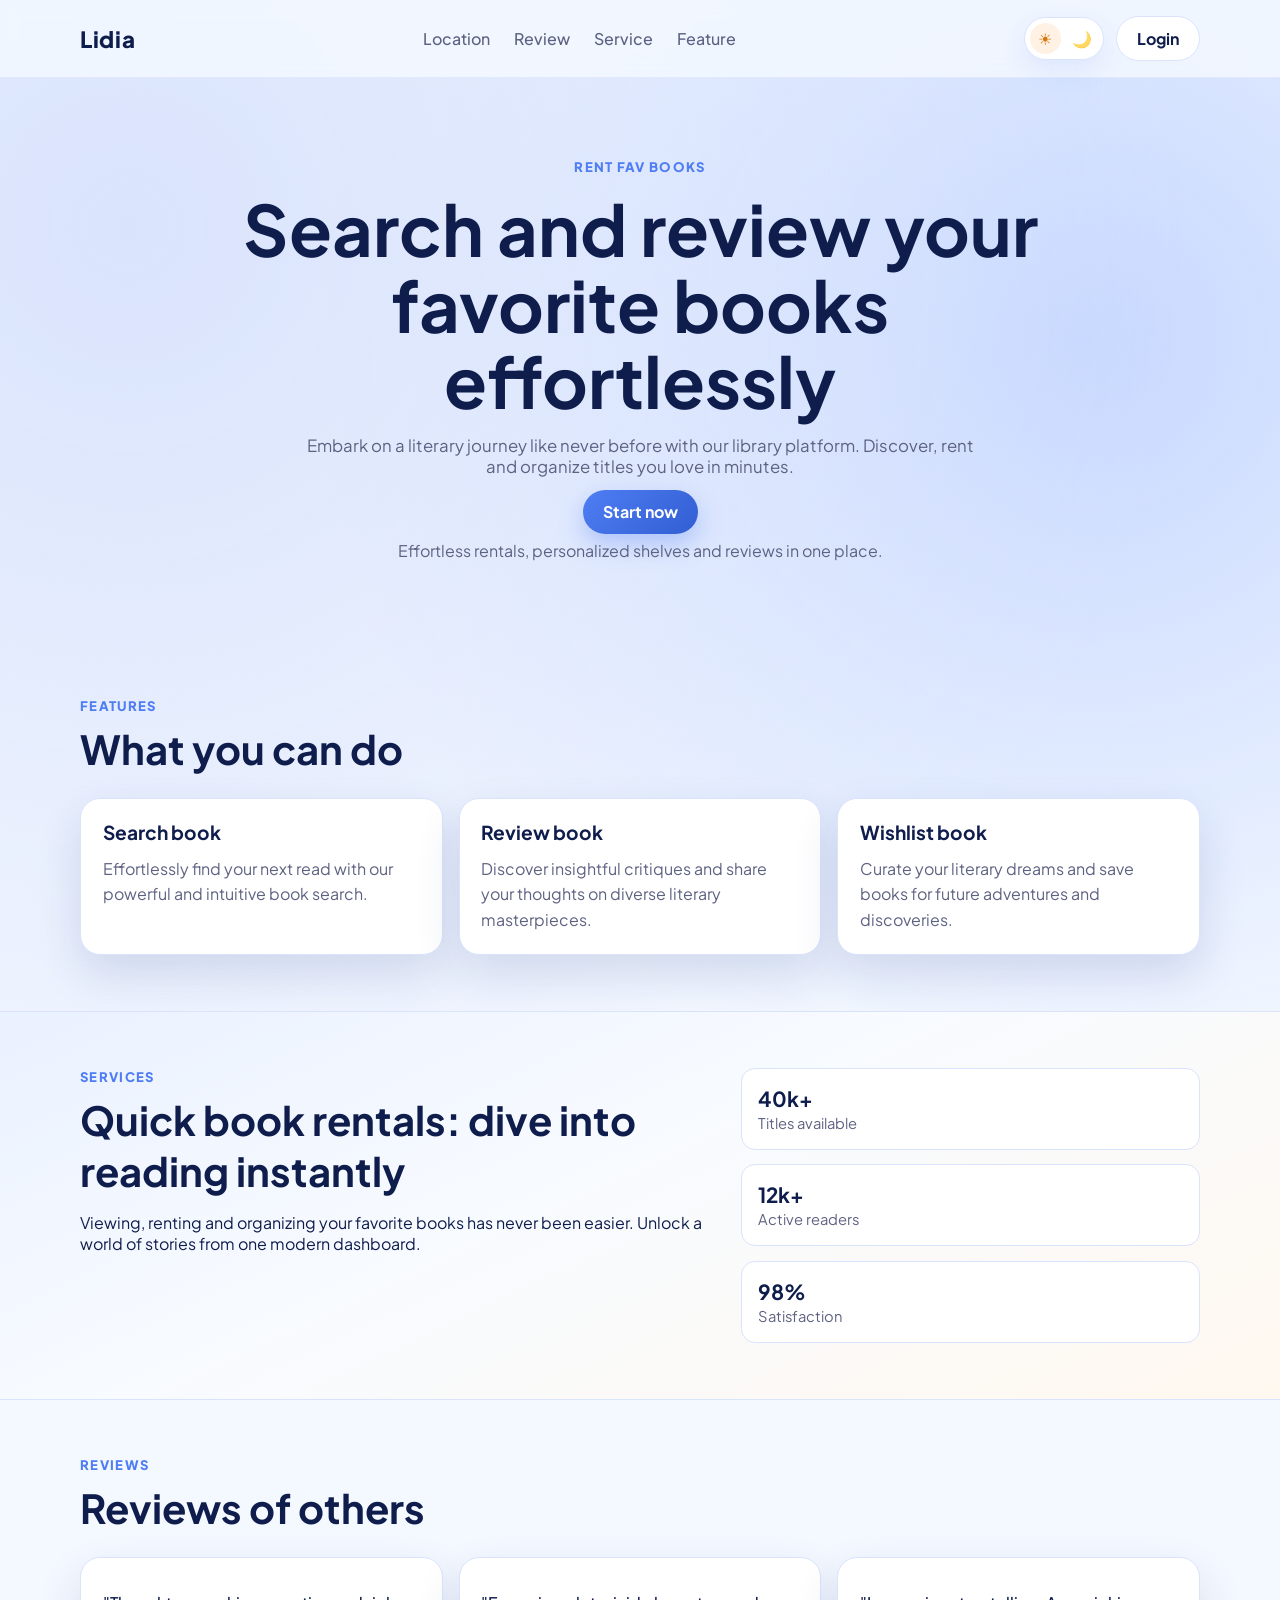
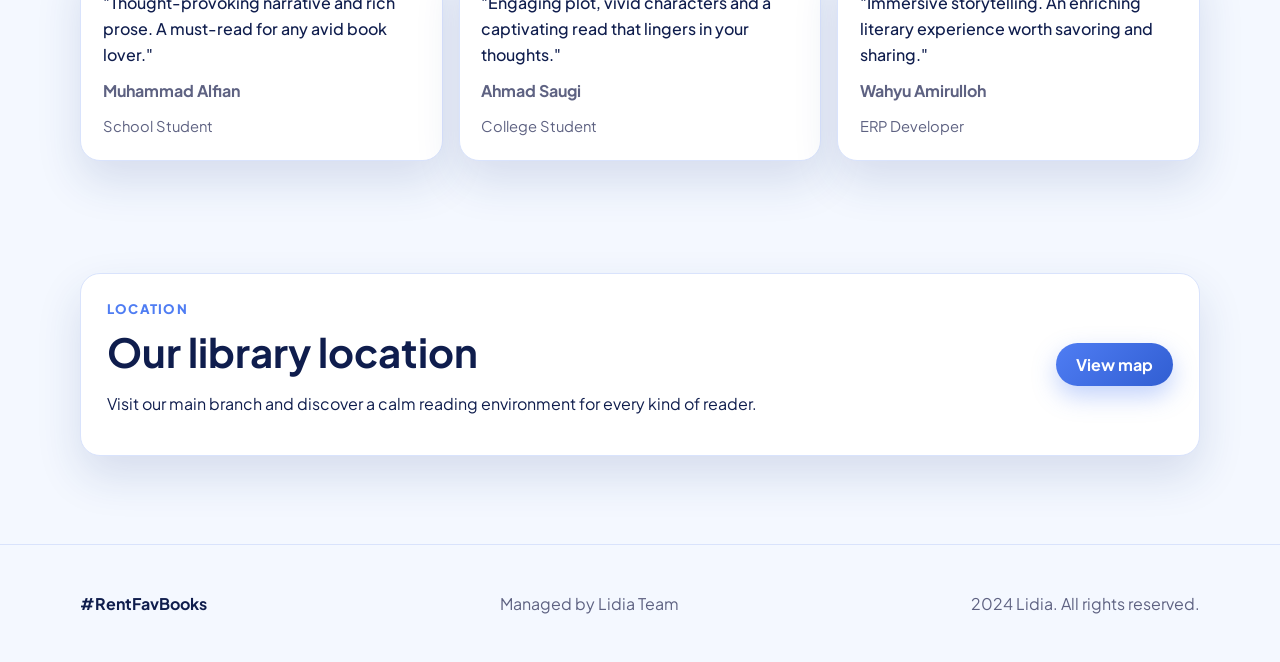
<file: index.html>
<!DOCTYPE html>
<html lang="en">
<head>
  <meta charset="UTF-8" />
  <meta name="viewport" content="width=device-width, initial-scale=1.0" />
  <title>Lidia | Digital Library Landing Page</title>
  <link rel="preconnect" href="https://fonts.googleapis.com" />
  <link rel="preconnect" href="https://fonts.gstatic.com" crossorigin />
  <link href="https://fonts.googleapis.com/css2?family=Plus+Jakarta+Sans:wght@400;500;700;800&display=swap" rel="stylesheet" />
  <link rel="stylesheet" href="styles.css" />
</head>
<body>
  <div class="bg-orb orb-left" aria-hidden="true"></div>
  <div class="bg-orb orb-right" aria-hidden="true"></div>

  <header class="site-header">
    <div class="container nav-wrap">
      <a class="logo" href="#">Lidia</a>
      <nav class="top-nav" aria-label="Main Navigation">
        <a href="#location">Location</a>
        <a href="#reviews">Review</a>
        <a href="#services">Service</a>
        <a href="#features">Feature</a>
      </nav>
      <div class="nav-actions">
        <button class="theme-toggle" id="theme-toggle" type="button" aria-label="Toggle dark mode" aria-pressed="false">
          <span class="theme-toggle__icon theme-toggle__icon--sun" aria-hidden="true">☀</span>
          <span class="theme-toggle__icon theme-toggle__icon--moon" aria-hidden="true">🌙</span>
        </button>
        <button class="btn btn-outline" type="button">Login</button>
      </div>
    </div>
  </header>

  <main>
    <section class="hero container reveal">
      <p class="eyebrow">RENT FAV BOOKS</p>
      <h1>Search and review your favorite books effortlessly</h1>
      <p class="lead">
        Embark on a literary journey like never before with our library platform.
        Discover, rent and organize titles you love in minutes.
      </p>
      <a class="btn btn-primary" href="#features">Start now</a>
      <p class="hero-note">Effortless rentals, personalized shelves and reviews in one place.</p>
    </section>

    <section id="features" class="section container reveal">
      <div class="section-title-wrap">
        <p class="eyebrow">FEATURES</p>
        <h2>What you can do</h2>
      </div>
      <div class="grid cards-3">
        <article class="card">
          <h3>Search book</h3>
          <p>Effortlessly find your next read with our powerful and intuitive book search.</p>
        </article>
        <article class="card">
          <h3>Review book</h3>
          <p>Discover insightful critiques and share your thoughts on diverse literary masterpieces.</p>
        </article>
        <article class="card">
          <h3>Wishlist book</h3>
          <p>Curate your literary dreams and save books for future adventures and discoveries.</p>
        </article>
      </div>
    </section>

    <section id="services" class="section service-band reveal">
      <div class="container service-inner">
        <div>
          <p class="eyebrow">SERVICES</p>
          <h2>Quick book rentals: dive into reading instantly</h2>
          <p>
            Viewing, renting and organizing your favorite books has never been easier.
            Unlock a world of stories from one modern dashboard.
          </p>
        </div>
        <div class="mini-stats">
          <div>
            <strong>40k+</strong>
            <span>Titles available</span>
          </div>
          <div>
            <strong>12k+</strong>
            <span>Active readers</span>
          </div>
          <div>
            <strong>98%</strong>
            <span>Satisfaction</span>
          </div>
        </div>
      </div>
    </section>

    <section id="reviews" class="section container reveal">
      <div class="section-title-wrap">
        <p class="eyebrow">REVIEWS</p>
        <h2>Reviews of others</h2>
      </div>
      <div class="grid cards-3 reviews">
        <article class="card review-card">
          <p class="quote">"Thought-provoking narrative and rich prose. A must-read for any avid book lover."</p>
          <p class="reviewer">Muhammad Alfian</p>
          <p class="role">School Student</p>
        </article>
        <article class="card review-card">
          <p class="quote">"Engaging plot, vivid characters and a captivating read that lingers in your thoughts."</p>
          <p class="reviewer">Ahmad Saugi</p>
          <p class="role">College Student</p>
        </article>
        <article class="card review-card">
          <p class="quote">"Immersive storytelling. An enriching literary experience worth savoring and sharing."</p>
          <p class="reviewer">Wahyu Amirulloh</p>
          <p class="role">ERP Developer</p>
        </article>
      </div>
    </section>

    <section id="location" class="section container reveal">
      <div class="location-card">
        <div>
          <p class="eyebrow">LOCATION</p>
          <h2>Our library location</h2>
          <p>Visit our main branch and discover a calm reading environment for every kind of reader.</p>
        </div>
        <a class="btn btn-primary" href="#">View map</a>
      </div>
    </section>
  </main>

  <footer class="site-footer">
    <div class="container footer-inner">
      <p class="hash">#RentFavBooks</p>
      <p>Managed by Lidia Team</p>
      <p>2024 Lidia. All rights reserved.</p>
    </div>
  </footer>

  <script src="script.js"></script>
</body>
</html>
</file>
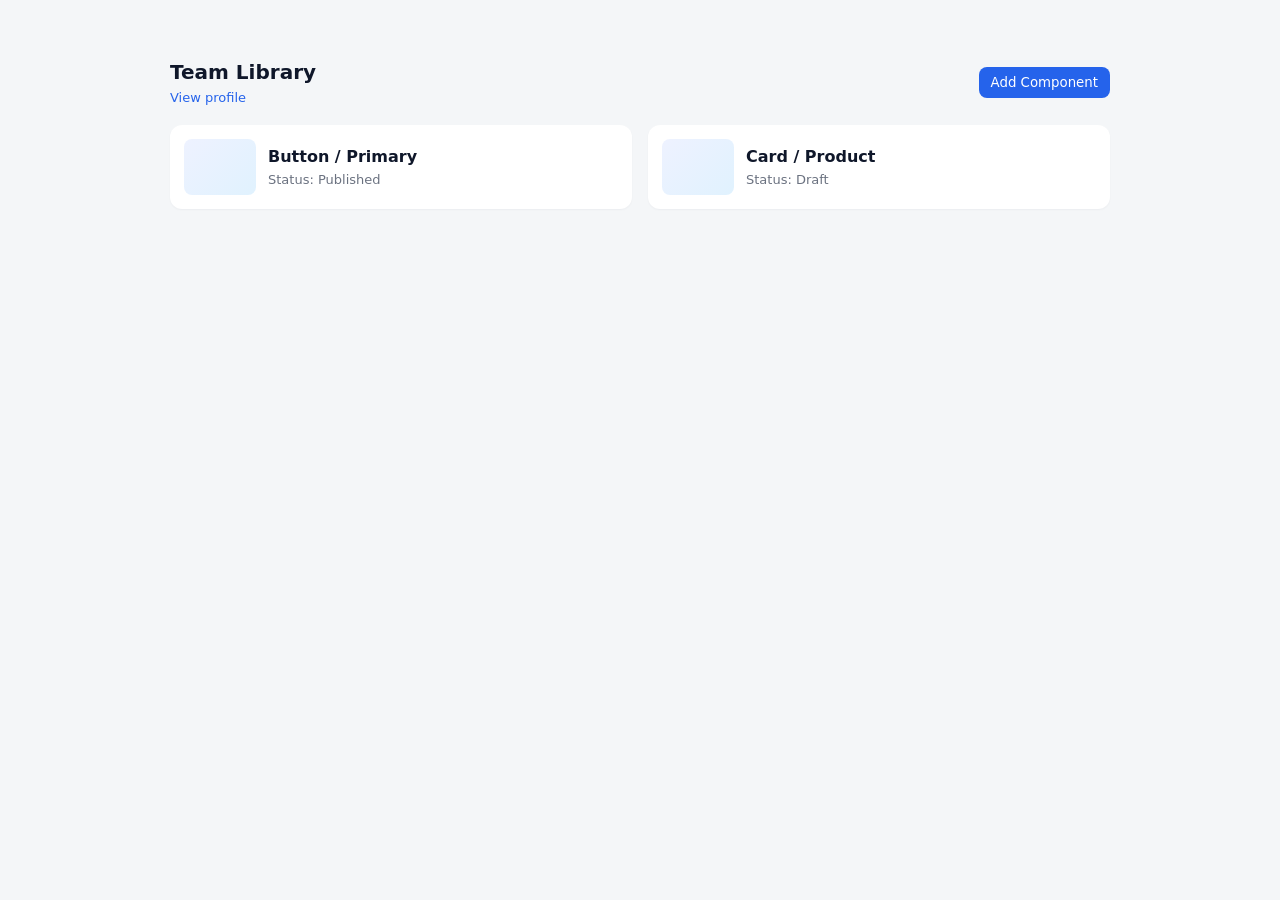
<file: web/AT1/index.html>
<!doctype html>
<html lang="en">
  <head>
    <meta charset="utf-8" />
    <meta name="viewport" content="width=device-width,initial-scale=1" />
    <title>AT-1 — Manual Creation (Screen)</title>
    <link rel="stylesheet" href="styles.css">
  </head>
  <body>
    <div class="container">
      <header class="topbar">
        <div>
          <h1 class="title">Team Library</h1>
          <p class="page-link"><a href="../profile/index.html">View profile</a></p>
        </div>
        <div class="actions">
          <button class="btn primary">Add Component</button>
        </div>
      </header>

      <section class="cards">
        <article class="card">
          <div class="thumbnail"></div>
          <div class="meta">
            <h2>Button / Primary</h2>
            <p class="muted">Status: Published</p>
          </div>
        </article>

        <article class="card">
          <div class="thumbnail"></div>
          <div class="meta">
            <h2>Card / Product</h2>
            <p class="muted">Status: Draft</p>
          </div>
        </article>
      </section>
    </div>
  </body>
</html>
</file>
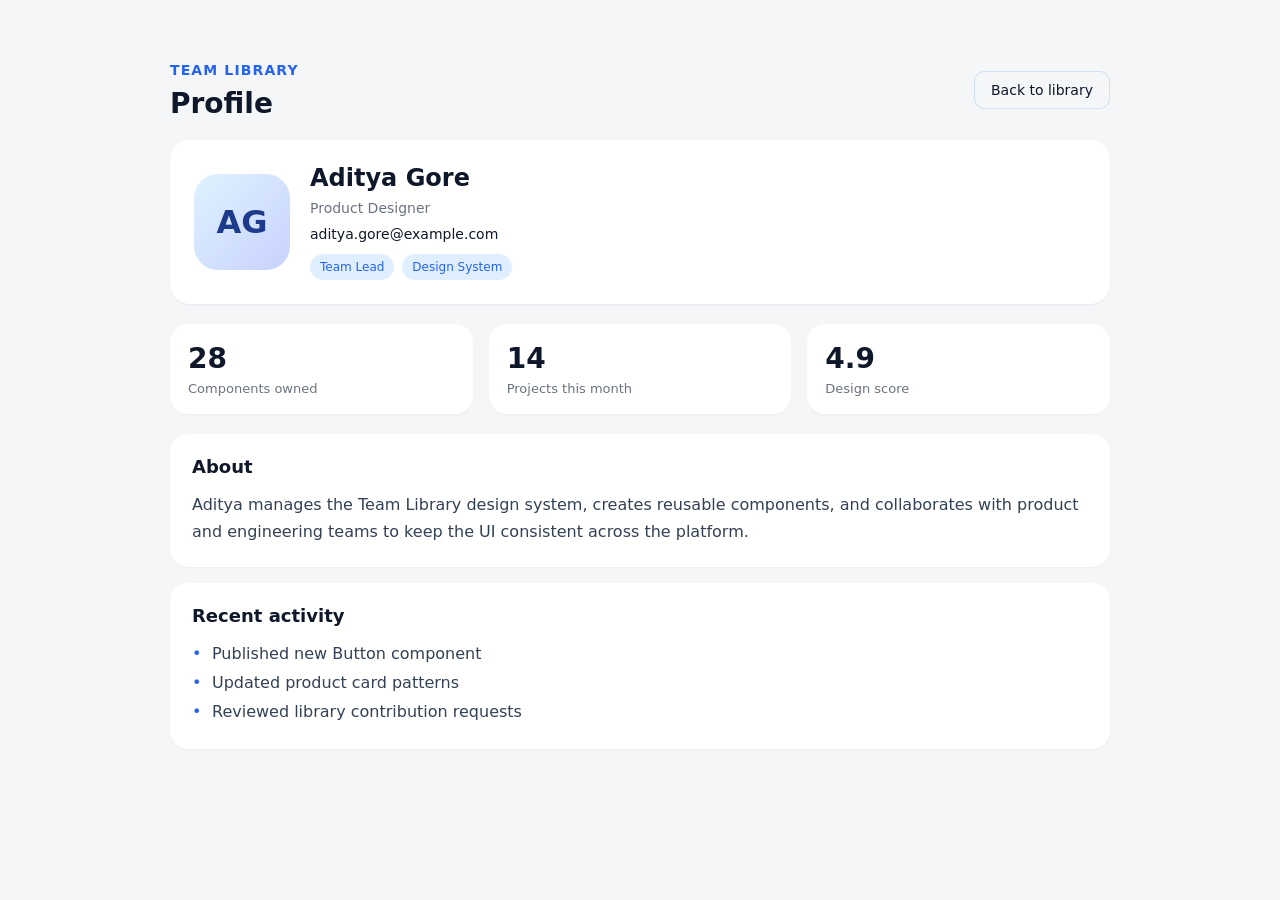
<file: web/profile/index.html>
<!doctype html>
<html lang="en">
  <head>
    <meta charset="utf-8" />
    <meta name="viewport" content="width=device-width,initial-scale=1" />
    <title>Profile — Team Library</title>
    <link rel="stylesheet" href="styles.css">
  </head>
  <body>
    <div class="container">
      <header class="topbar">
        <div>
          <a class="brand" href="../AT1/index.html">Team Library</a>
          <h1 class="title">Profile</h1>
        </div>
        <div class="profile-actions">
          <a class="btn secondary" href="../AT1/index.html">Back to library</a>
        </div>
      </header>

      <section class="profile-panel">
        <div class="avatar">AG</div>
        <div class="profile-meta">
          <h2>Aditya Gore</h2>
          <p class="role">Product Designer</p>
          <p class="contact">aditya.gore@example.com</p>
          <div class="badges">
            <span>Team Lead</span>
            <span>Design System</span>
          </div>
        </div>
      </section>

      <section class="stats-grid">
        <article>
          <p class="stat-value">28</p>
          <p class="stat-label">Components owned</p>
        </article>
        <article>
          <p class="stat-value">14</p>
          <p class="stat-label">Projects this month</p>
        </article>
        <article>
          <p class="stat-value">4.9</p>
          <p class="stat-label">Design score</p>
        </article>
      </section>

      <section class="detail-card">
        <h2>About</h2>
        <p>Aditya manages the Team Library design system, creates reusable components, and collaborates with product and engineering teams to keep the UI consistent across the platform.</p>
      </section>

      <section class="detail-card">
        <h2>Recent activity</h2>
        <ul class="activity-list">
          <li>Published new Button component</li>
          <li>Updated product card patterns</li>
          <li>Reviewed library contribution requests</li>
        </ul>
      </section>
    </div>
  </body>
</html>
</file>
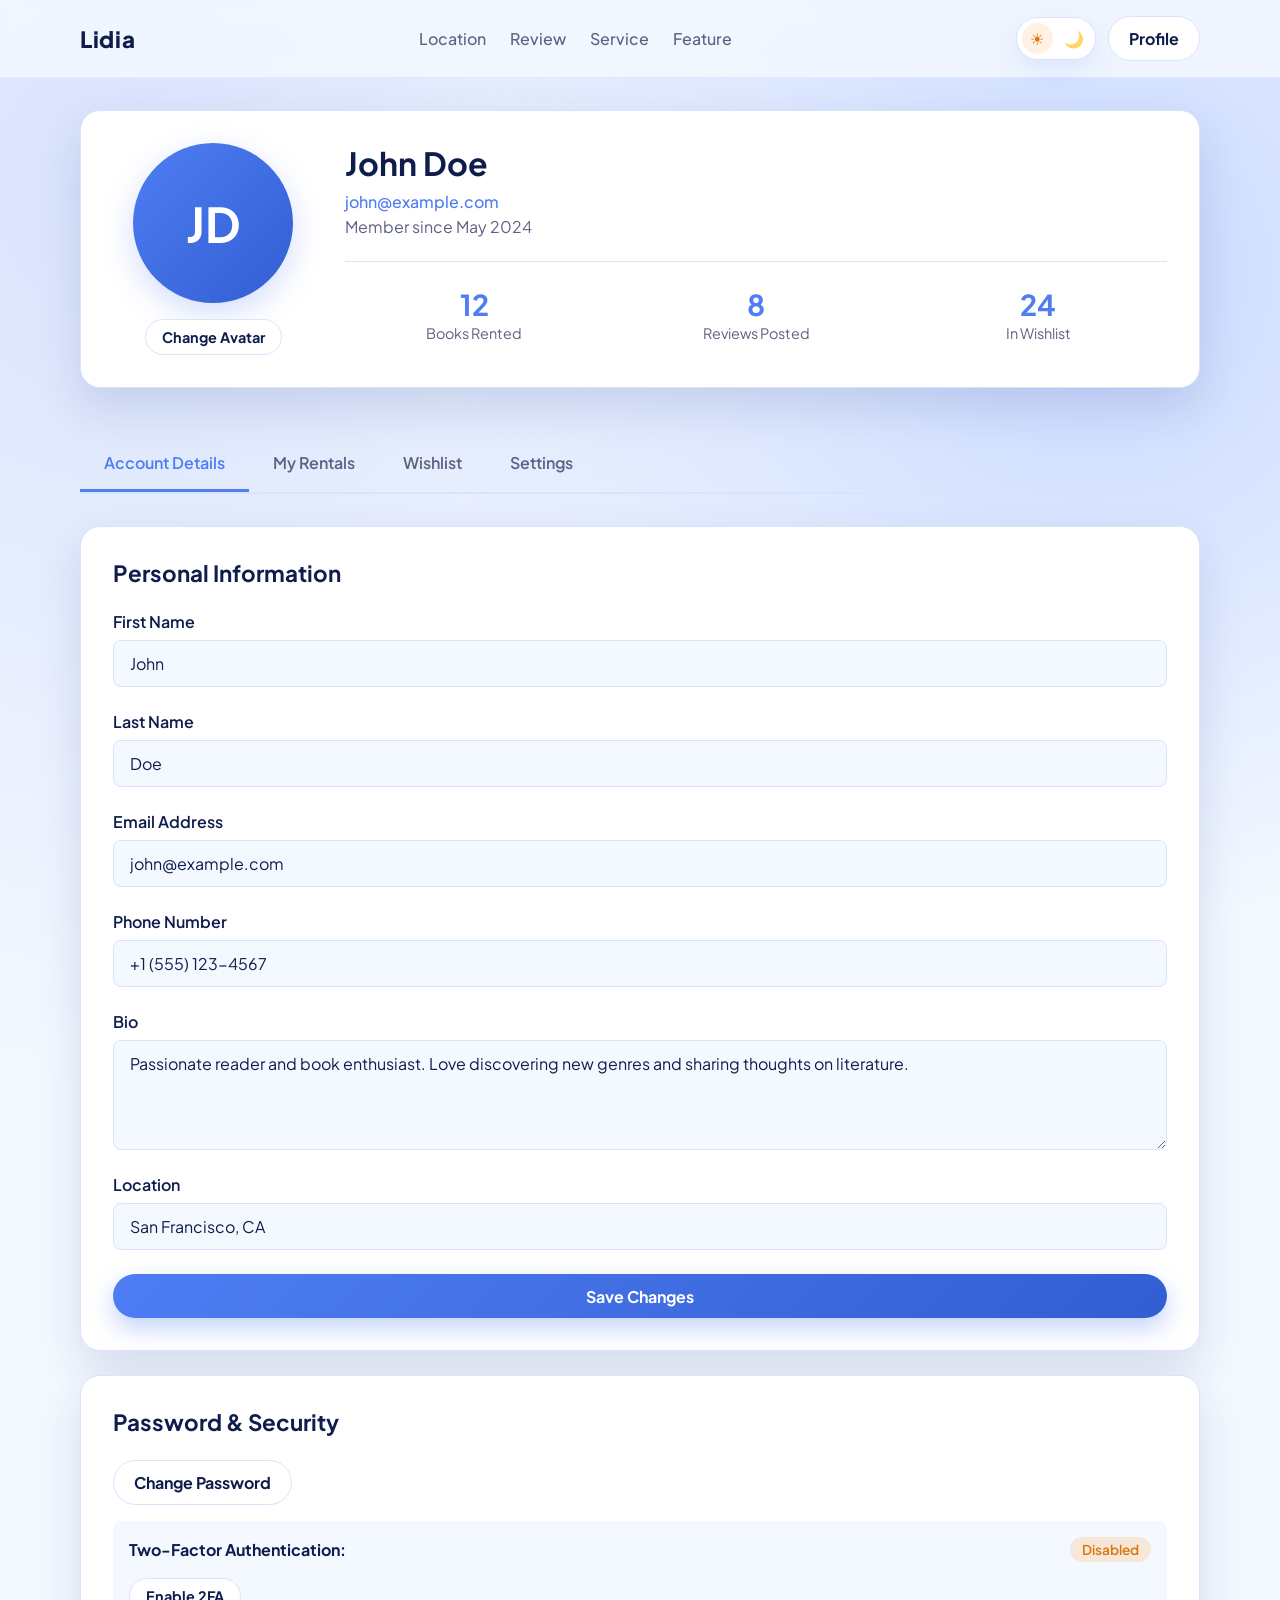
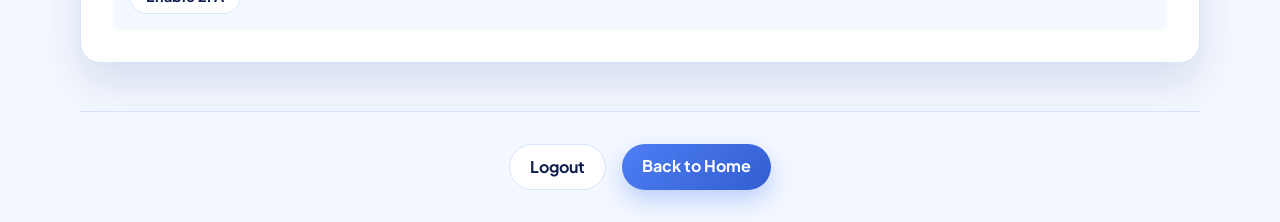
<file: web/profile.html>
<!DOCTYPE html>
<html lang="en">
<head>
  <meta charset="UTF-8" />
  <meta name="viewport" content="width=device-width, initial-scale=1.0" />
  <title>My Profile | Lidia</title>
  <link rel="preconnect" href="https://fonts.googleapis.com" />
  <link rel="preconnect" href="https://fonts.gstatic.com" crossorigin />
  <link href="https://fonts.googleapis.com/css2?family=Plus+Jakarta+Sans:wght@400;500;700;800&display=swap" rel="stylesheet" />
  <link rel="stylesheet" href="styles.css" />
</head>
<body>
  <div class="bg-orb orb-left" aria-hidden="true"></div>
  <div class="bg-orb orb-right" aria-hidden="true"></div>

  <header class="site-header">
    <div class="container nav-wrap">
      <a class="logo" href="index.html">Lidia</a>
      <nav class="top-nav" aria-label="Main Navigation">
        <a href="index.html#location">Location</a>
        <a href="index.html#reviews">Review</a>
        <a href="index.html#services">Service</a>
        <a href="index.html#features">Feature</a>
      </nav>
      <div class="nav-actions">
        <button class="theme-toggle" id="theme-toggle" type="button" aria-label="Toggle dark mode" aria-pressed="false">
          <span class="theme-toggle__icon theme-toggle__icon--sun" aria-hidden="true">☀</span>
          <span class="theme-toggle__icon theme-toggle__icon--moon" aria-hidden="true">🌙</span>
        </button>
        <a class="btn btn-outline" href="profile.html">Profile</a>
      </div>
    </div>
  </header>

  <main class="profile-main">
    <div class="container reveal">
      <div class="profile-header">
        <div class="profile-avatar-section">
          <div class="profile-avatar" id="profileAvatar">
            <span class="avatar-initials">JD</span>
          </div>
          <button class="btn btn-outline btn-sm" id="changeAvatarBtn" type="button">Change Avatar</button>
        </div>
        
        <div class="profile-info-section">
          <h1 id="profileName">John Doe</h1>
          <p class="profile-email" id="profileEmail">john@example.com</p>
          <p class="profile-member-since" id="profileMemberSince">Member since May 2024</p>
          
          <div class="profile-stats">
            <div class="stat">
              <strong id="booksRented">12</strong>
              <span>Books Rented</span>
            </div>
            <div class="stat">
              <strong id="booksReviewed">8</strong>
              <span>Reviews Posted</span>
            </div>
            <div class="stat">
              <strong id="wishlistCount">24</strong>
              <span>In Wishlist</span>
            </div>
          </div>
        </div>
      </div>

      <div class="profile-tabs">
        <button class="tab-button active" data-tab="account" type="button">Account Details</button>
        <button class="tab-button" data-tab="rentals" type="button">My Rentals</button>
        <button class="tab-button" data-tab="wishlist" type="button">Wishlist</button>
        <button class="tab-button" data-tab="settings" type="button">Settings</button>
      </div>

      <!-- Account Details Tab -->
      <div class="tab-content active" id="account-tab">
        <div class="form-section">
          <h2>Personal Information</h2>
          <form id="profileForm" class="profile-form">
            <div class="form-group">
              <label for="firstName">First Name</label>
              <input type="text" id="firstName" name="firstName" value="John" required />
            </div>
            <div class="form-group">
              <label for="lastName">Last Name</label>
              <input type="text" id="lastName" name="lastName" value="Doe" required />
            </div>
            <div class="form-group">
              <label for="email">Email Address</label>
              <input type="email" id="email" name="email" value="john@example.com" required />
            </div>
            <div class="form-group">
              <label for="phone">Phone Number</label>
              <input type="tel" id="phone" name="phone" value="+1 (555) 123-4567" />
            </div>
            <div class="form-group">
              <label for="bio">Bio</label>
              <textarea id="bio" name="bio" rows="4" placeholder="Tell us about yourself...">Passionate reader and book enthusiast. Love discovering new genres and sharing thoughts on literature.</textarea>
            </div>
            <div class="form-group">
              <label for="location">Location</label>
              <input type="text" id="location" name="location" value="San Francisco, CA" />
            </div>
            <button type="submit" class="btn btn-primary">Save Changes</button>
          </form>
        </div>

        <div class="form-section">
          <h2>Password & Security</h2>
          <button class="btn btn-outline" id="changePasswordBtn" type="button">Change Password</button>
          <div class="security-info">
            <p><strong>Two-Factor Authentication:</strong> <span class="badge">Disabled</span></p>
            <button class="btn btn-outline btn-sm" id="enable2FABtn" type="button">Enable 2FA</button>
          </div>
        </div>
      </div>

      <!-- Rentals Tab -->
      <div class="tab-content" id="rentals-tab">
        <div class="form-section">
          <h2>Currently Renting</h2>
          <div class="rentals-list">
            <div class="rental-card">
              <div class="rental-info">
                <h3>The Great Gatsby</h3>
                <p class="author">by F. Scott Fitzgerald</p>
                <p class="rental-dates"><strong>Rental ends:</strong> May 15, 2026</p>
              </div>
              <div class="rental-actions">
                <span class="days-left">7 days left</span>
                <button class="btn btn-outline btn-sm" type="button">Renew</button>
              </div>
            </div>
            <div class="rental-card">
              <div class="rental-info">
                <h3>To Kill a Mockingbird</h3>
                <p class="author">by Harper Lee</p>
                <p class="rental-dates"><strong>Rental ends:</strong> May 20, 2026</p>
              </div>
              <div class="rental-actions">
                <span class="days-left">12 days left</span>
                <button class="btn btn-outline btn-sm" type="button">Renew</button>
              </div>
            </div>
          </div>
        </div>

        <div class="form-section">
          <h2>Rental History</h2>
          <div class="history-list">
            <div class="history-item">
              <p>1984</p>
              <p class="history-date">Returned Mar 15, 2026</p>
            </div>
            <div class="history-item">
              <p>Pride and Prejudice</p>
              <p class="history-date">Returned Feb 28, 2026</p>
            </div>
          </div>
        </div>
      </div>

      <!-- Wishlist Tab -->
      <div class="tab-content" id="wishlist-tab">
        <div class="form-section">
          <h2>Your Wishlist</h2>
          <div class="wishlist-grid">
            <div class="wishlist-item">
              <div class="item-placeholder"></div>
              <h4>Dune</h4>
              <p class="author">by Frank Herbert</p>
              <button class="btn btn-outline btn-sm" type="button">Rent Now</button>
            </div>
            <div class="wishlist-item">
              <div class="item-placeholder"></div>
              <h4>The Hobbit</h4>
              <p class="author">by J.R.R. Tolkien</p>
              <button class="btn btn-outline btn-sm" type="button">Rent Now</button>
            </div>
            <div class="wishlist-item">
              <div class="item-placeholder"></div>
              <h4>Brave New World</h4>
              <p class="author">by Aldous Huxley</p>
              <button class="btn btn-outline btn-sm" type="button">Rent Now</button>
            </div>
          </div>
        </div>
      </div>

      <!-- Settings Tab -->
      <div class="tab-content" id="settings-tab">
        <div class="form-section">
          <h2>Preferences</h2>
          <div class="settings-group">
            <label class="checkbox-label">
              <input type="checkbox" id="emailNotifications" checked />
              <span>Receive email notifications</span>
            </label>
            <label class="checkbox-label">
              <input type="checkbox" id="smsNotifications" />
              <span>Receive SMS notifications</span>
            </label>
            <label class="checkbox-label">
              <input type="checkbox" id="rentReminders" checked />
              <span>Rental due date reminders</span>
            </label>
          </div>
        </div>

        <div class="form-section">
          <h2>Privacy & Data</h2>
          <div class="settings-actions">
            <button class="btn btn-outline" id="downloadDataBtn" type="button">Download My Data</button>
            <button class="btn btn-outline" id="deleteAccountBtn" type="button">Delete Account</button>
          </div>
        </div>
      </div>

      <div class="profile-footer">
        <button class="btn btn-outline" id="logoutBtn" type="button">Logout</button>
        <a href="index.html" class="btn btn-primary">Back to Home</a>
      </div>
    </div>
  </main>

  <script src="profile.js"></script>
</body>
</html>
</file>
<file: styles.css>
:root {
  --bg: #f4f8ff;
  --surface: #ffffff;
  --ink: #0f1d4d;
  --muted: #5e6282;
  --line: #d9e3fc;
  --primary: #4f7df3;
  --primary-deep: #315ed2;
  --accent: #ff9f43;
  --shadow: 0 20px 45px rgba(31, 55, 125, 0.14);
  --radius: 20px;
  --orb-left: #7ab0ff;
  --orb-right: #ffd7a6;
  --grad-1: #d9e3fc;
  --grad-2: #c7d8ff;
}

@media (prefers-color-scheme: dark) {
  :root.dark-theme {
    --bg: #0f1d4d;
    --surface: #1a2a5e;
    --ink: #f4f8ff;
    --muted: #a8b5d1;
    --line: #2a3a6f;
    --primary: #6b8eff;
    --primary-deep: #5073e6;
    --accent: #ffb366;
    --shadow: 0 20px 45px rgba(0, 0, 0, 0.4);
    --orb-left: #3d5a99;
    --orb-right: #8b6f47;
    --grad-1: #2a3a6f;
    --grad-2: #1f2a5c;
  }
}

:root.dark-theme {
  --bg: #0f1d4d;
  --surface: #1a2a5e;
  --ink: #f4f8ff;
  --muted: #a8b5d1;
  --line: #2a3a6f;
  --primary: #6b8eff;
  --primary-deep: #5073e6;
  --accent: #ffb366;
  --shadow: 0 20px 45px rgba(0, 0, 0, 0.4);
  --orb-left: #3d5a99;
  --orb-right: #8b6f47;
  --grad-1: #2a3a6f;
  --grad-2: #1f2a5c;
}

* {
  box-sizing: border-box;
}

html,
body {
  margin: 0;
  padding: 0;
  font-family: "Plus Jakarta Sans", sans-serif;
  background: radial-gradient(circle at 10% 10%, var(--grad-1) 0%, transparent 45%),
    radial-gradient(circle at 85% 15%, var(--grad-2) 0%, transparent 35%),
    var(--bg);
  color: var(--ink);
  transition: background 0.3s ease, color 0.3s ease;
}

body {
  position: relative;
  overflow-x: hidden;
}

a {
  color: inherit;
  text-decoration: none;
}

.container {
  width: min(1120px, calc(100% - 2.5rem));
  margin: 0 auto;
}

.bg-orb {
  position: fixed;
  width: 280px;
  height: 280px;
  border-radius: 50%;
  filter: blur(80px);
  opacity: 0.45;
  z-index: -1;
}

.orb-left {
  background: var(--orb-left);
  top: -60px;
  left: -40px;
}

.orb-right {
  background: var(--orb-right);
  right: -60px;
  top: 220px;
}

.site-header {
  position: sticky;
  top: 0;
  backdrop-filter: blur(8px);
  background: rgba(244, 248, 255, 0.85);
  border-bottom: 1px solid rgba(217, 227, 252, 0.7);
  z-index: 5;
  transition: background 0.3s ease, border-color 0.3s ease;
}

:root.dark-theme .site-header {
  background: rgba(15, 29, 77, 0.85);
  border-bottom: 1px solid rgba(42, 58, 111, 0.7);
}

.nav-wrap {
  display: flex;
  align-items: center;
  justify-content: space-between;
  padding: 1rem 0;
  gap: 1rem;
}

.nav-actions {
  display: flex;
  align-items: center;
  gap: 0.75rem;
}

.logo {
  font-weight: 800;
  font-size: 1.4rem;
  letter-spacing: 0.03em;
}

.top-nav {
  display: flex;
  gap: 1.5rem;
  font-weight: 500;
  color: var(--muted);
}

.top-nav a {
  position: relative;
  transition: color 0.3s ease;
}

.top-nav a::after {
  content: '';
  position: absolute;
  bottom: -4px;
  left: 0;
  width: 0;
  height: 2px;
  background: var(--primary);
  transition: width 0.3s ease;
}

.top-nav a:hover {
  color: var(--ink);
}

.top-nav a:hover::after {
  width: 100%;
}

.top-nav a:focus-visible {
  outline: 2px solid var(--primary);
  border-radius: 4px;
}

.theme-toggle {
  display: flex;
  align-items: center;
  gap: 0.4rem;
  background: var(--surface);
  border: 1px solid var(--line);
  border-radius: 999px;
  padding: 0.35rem;
  cursor: pointer;
  color: var(--ink);
  font: inherit;
  box-shadow: 0 10px 24px rgba(79, 125, 243, 0.12);
  transition: transform 0.25s ease, box-shadow 0.25s ease, border-color 0.25s ease, background 0.25s ease;
}

.theme-toggle:hover {
  background: rgba(79, 125, 243, 0.06);
  border-color: var(--primary);
}

:root.dark-theme .theme-toggle:hover {
  background: rgba(107, 142, 255, 0.12);
}

.theme-toggle:focus-visible {
  outline: 2px solid var(--primary);
  outline-offset: 2px;
}

.theme-toggle__icon {
  width: 1.9rem;
  height: 1.9rem;
  display: inline-flex;
  align-items: center;
  justify-content: center;
  border-radius: 999px;
  font-size: 1rem;
  line-height: 1;
  transition: transform 0.25s ease, background 0.25s ease, color 0.25s ease, opacity 0.25s ease;
}

.theme-toggle__icon--sun {
  background: rgba(255, 159, 67, 0.14);
  color: #d97706;
}

.theme-toggle__icon--moon {
  background: transparent;
  color: var(--muted);
}

:root.dark-theme .theme-toggle__icon--sun {
  background: transparent;
  color: var(--muted);
}

:root.dark-theme .theme-toggle__icon--moon {
  background: rgba(255, 179, 102, 0.18);
  color: #ffd7a6;
}

.theme-toggle:hover .theme-toggle__icon {
  transform: translateY(-1px);
}

.theme-toggle[aria-pressed="true"] .theme-toggle__icon--moon,
.theme-toggle[aria-pressed="false"] .theme-toggle__icon--sun {
  opacity: 1;
}

.theme-toggle[aria-pressed="true"] .theme-toggle__icon--sun,
.theme-toggle[aria-pressed="false"] .theme-toggle__icon--moon {
  opacity: 0.72;
}

.btn {
  border: 0;
  border-radius: 999px;
  font: inherit;
  font-weight: 700;
  padding: 0.7rem 1.25rem;
  cursor: pointer;
  transition: transform 0.25s ease, box-shadow 0.25s ease;
}

.btn:hover {
  transform: translateY(-1px);
}

.btn-primary {
  background: linear-gradient(135deg, var(--primary) 0%, var(--primary-deep) 100%);
  color: #fff;
  box-shadow: 0 10px 24px rgba(79, 125, 243, 0.35);
}

.btn-outline {
  border: 1px solid var(--line);
  background: var(--surface);
  color: var(--ink);
}

:root.dark-theme .btn-outline {
  background: rgba(26, 42, 94, 0.95);
}

.hero {
  padding: 5rem 0 4rem;
  text-align: center;
}

.eyebrow {
  margin: 0;
  font-weight: 800;
  letter-spacing: 0.1em;
  color: var(--primary);
  font-size: 0.82rem;
}

.hero h1 {
  margin: 1rem auto;
  max-width: 900px;
  font-size: clamp(2rem, 6vw, 4.4rem);
  line-height: 1.08;
}

.hero .lead {
  margin: 0 auto 1.5rem;
  max-width: 700px;
  color: var(--muted);
  font-size: 1.05rem;
}

.hero-note {
  margin-top: 1.1rem;
  color: var(--muted);
}

.section {
  padding: 3.5rem 0;
}

.section-title-wrap {
  margin-bottom: 1.5rem;
}

.section h2 {
  margin: 0.55rem 0 0;
  font-size: clamp(1.5rem, 3.6vw, 2.5rem);
}

.grid {
  display: grid;
  gap: 1rem;
}

.cards-3 {
  grid-template-columns: repeat(3, minmax(0, 1fr));
}

.card {
  background: var(--surface);
  border: 1px solid var(--line);
  border-radius: var(--radius);
  padding: 1.35rem;
  box-shadow: var(--shadow);
}

.card h3 {
  margin: 0;
  font-size: 1.2rem;
}

.card p {
  margin: 0.7rem 0 0;
  color: var(--muted);
  line-height: 1.6;
}

.service-band {
  background: linear-gradient(155deg, #eaf1ff 0%, #f8fbff 45%, #fff8ef 100%);
  border-top: 1px solid var(--line);
  border-bottom: 1px solid var(--line);
}

:root.dark-theme .service-band {
  background: linear-gradient(155deg, #1a2a5e 0%, #1f2a5c 45%, #2a2418 100%);
}

.service-inner {
  display: grid;
  grid-template-columns: 1.4fr 1fr;
  gap: 1.2rem;
  align-items: start;
}

.mini-stats {
  display: grid;
  gap: 0.9rem;
}

.mini-stats div {
  background: var(--surface);
  border: 1px solid var(--line);
  border-radius: 14px;
  padding: 1rem;
}

.mini-stats strong {
  display: block;
  font-size: 1.3rem;
}

.mini-stats span {
  color: var(--muted);
  font-size: 0.92rem;
}

.review-card .quote {
  color: var(--ink);
  font-weight: 500;
}

.reviewer {
  margin-top: 1rem;
  font-weight: 700;
  color: var(--ink);
}

.role {
  margin-top: 0.25rem;
  font-size: 0.92rem;
}

.location-card {
  background: var(--surface);
  border: 1px solid var(--line);
  border-radius: var(--radius);
  padding: 1.6rem;
  display: flex;
  align-items: center;
  justify-content: space-between;
  gap: 1.2rem;
  box-shadow: var(--shadow);
}

.site-footer {
  border-top: 1px solid var(--line);
  margin-top: 2rem;
  padding: 2rem 0;
  color: var(--muted);
}

.footer-inner {
  display: flex;
  flex-wrap: wrap;
  justify-content: space-between;
  gap: 0.6rem 1rem;
}

.hash {
  color: var(--ink);
  font-weight: 700;
}

@media (max-width: 720px) {
  .nav-wrap {
    align-items: flex-start;
    flex-wrap: wrap;
  }

  .nav-actions {
    margin-left: auto;
  }
}

.reveal {
  opacity: 0;
  transform: translateY(20px);
  transition: opacity 0.7s ease, transform 0.7s ease;
}

.reveal.active {
  opacity: 1;
  transform: translateY(0);
}

@media (max-width: 900px) {
  .top-nav {
    display: none;
  }

  .cards-3,
  .service-inner {
    grid-template-columns: 1fr;
  }

  .location-card {
    flex-direction: column;
    align-items: flex-start;
  }
}
</file>
<file: web/AT1/styles.css>
:root{
  --bg:#f4f6f8;
  --card:#ffffff;
  --muted:#6b7280;
  --accent:#2563eb;
}
*{box-sizing:border-box;font-family:Inter,ui-sans-serif,system-ui,Segoe UI,Roboto,Arial,sans-serif}
body{background:var(--bg);margin:0;color:#0f172a}
.container{max-width:980px;margin:40px auto;padding:20px}
.topbar{display:flex;justify-content:space-between;align-items:center;margin-bottom:20px}
.title{font-size:20px;margin:0}
.page-link{margin:6px 0 0;font-size:13px}
.page-link a{color:var(--accent);text-decoration:none}
.btn{padding:8px 12px;border-radius:8px;border:1px solid rgba(15,23,42,.08);background:#fff;cursor:pointer}
.btn.primary{background:var(--accent);color:#fff;border:none}
.cards{display:grid;grid-template-columns:repeat(auto-fit,minmax(240px,1fr));gap:16px}
.card{background:var(--card);border-radius:12px;padding:14px;display:flex;gap:12px;align-items:center;box-shadow:0 1px 2px rgba(15,23,42,.04)}
.thumbnail{width:72px;height:56px;border-radius:8px;background:linear-gradient(135deg,#eef2ff,#e0f2fe)}
.meta h2{font-size:16px;margin:0 0 6px}
.muted{color:var(--muted);font-size:13px;margin:0}
</file>
<file: web/profile/styles.css>
:root{
  --bg:#f4f6f8;
  --card:#ffffff;
  --muted:#6b7280;
  --accent:#2563eb;
  --accent-muted:#e0efff;
}
*{box-sizing:border-box;font-family:Inter,ui-sans-serif,system-ui,Segoe UI,Roboto,Arial,sans-serif}
body{background:var(--bg);margin:0;color:#0f172a}
.container{max-width:980px;margin:40px auto;padding:20px}
.topbar{display:flex;justify-content:space-between;align-items:center;margin-bottom:20px}
.brand{color:var(--accent);font-weight:700;text-decoration:none;font-size:14px;text-transform:uppercase;letter-spacing:.08em}
.title{font-size:28px;margin:8px 0 0}
.profile-actions{display:flex;gap:12px}
.btn{padding:10px 16px;border-radius:10px;border:1px solid rgba(15,23,42,.08);background:#fff;color:#0f172a;text-decoration:none;font-size:14px}
.btn.secondary{background:var(--bg);border-color:rgba(37,99,235,.16)}
.profile-panel{display:flex;gap:20px;align-items:center;background:var(--card);border-radius:20px;padding:24px;box-shadow:0 1px 2px rgba(15,23,42,.06);margin-bottom:20px}
.avatar{width:96px;height:96px;border-radius:24px;background:linear-gradient(135deg,#e0f2fe,#c7d2fe);display:flex;align-items:center;justify-content:center;font-size:32px;font-weight:700;color:#1e3a8a}
.profile-meta h2{margin:0 0 8px;font-size:24px}
.role{margin:0 0 10px;color:var(--muted);font-size:14px}
.contact{margin:0 0 12px;color:#0f172a;font-size:14px}
.badges{display:flex;flex-wrap:wrap;gap:8px}
.badges span{background:var(--accent-muted);color:var(--accent);padding:6px 10px;border-radius:999px;font-size:12px}
.stats-grid{display:grid;grid-template-columns:repeat(auto-fit,minmax(180px,1fr));gap:16px;margin-bottom:20px}
.stats-grid article{background:var(--card);border-radius:18px;padding:18px;box-shadow:0 1px 2px rgba(15,23,42,.04)}
.stat-value{font-size:28px;font-weight:700;margin:0}
.stat-label{margin:6px 0 0;color:var(--muted);font-size:13px}
.detail-card{background:var(--card);border-radius:18px;padding:22px;box-shadow:0 1px 2px rgba(15,23,42,.04);margin-bottom:16px}
.detail-card h2{margin:0 0 14px;font-size:18px}
.detail-card p{margin:0;color:#334155;line-height:1.7}
.activity-list{list-style:none;padding:0;margin:0;color:#334155;line-height:1.8}
.activity-list li{position:relative;padding-left:20px}
.activity-list li:before{content:'•';position:absolute;left:0;top:0;color:var(--accent)}
</file>
<file: web/styles.css>
:root {
  --bg: #f4f8ff;
  --surface: #ffffff;
  --ink: #0f1d4d;
  --muted: #5e6282;
  --line: #d9e3fc;
  --primary: #4f7df3;
  --primary-deep: #315ed2;
  --accent: #ff9f43;
  --shadow: 0 20px 45px rgba(31, 55, 125, 0.14);
  --radius: 20px;
  --orb-left: #7ab0ff;
  --orb-right: #ffd7a6;
  --grad-1: #d9e3fc;
  --grad-2: #c7d8ff;
}

@media (prefers-color-scheme: dark) {
  :root.dark-theme {
    --bg: #0f1d4d;
    --surface: #1a2a5e;
    --ink: #f4f8ff;
    --muted: #a8b5d1;
    --line: #2a3a6f;
    --primary: #6b8eff;
    --primary-deep: #5073e6;
    --accent: #ffb366;
    --shadow: 0 20px 45px rgba(0, 0, 0, 0.4);
    --orb-left: #3d5a99;
    --orb-right: #8b6f47;
    --grad-1: #2a3a6f;
    --grad-2: #1f2a5c;
  }
}

:root.dark-theme {
  --bg: #0f1d4d;
  --surface: #1a2a5e;
  --ink: #f4f8ff;
  --muted: #a8b5d1;
  --line: #2a3a6f;
  --primary: #6b8eff;
  --primary-deep: #5073e6;
  --accent: #ffb366;
  --shadow: 0 20px 45px rgba(0, 0, 0, 0.4);
  --orb-left: #3d5a99;
  --orb-right: #8b6f47;
  --grad-1: #2a3a6f;
  --grad-2: #1f2a5c;
}

* {
  box-sizing: border-box;
}

html,
body {
  margin: 0;
  padding: 0;
  font-family: "Plus Jakarta Sans", sans-serif;
  background: radial-gradient(circle at 10% 10%, var(--grad-1) 0%, transparent 45%),
    radial-gradient(circle at 85% 15%, var(--grad-2) 0%, transparent 35%),
    var(--bg);
  color: var(--ink);
  transition: background 0.3s ease, color 0.3s ease;
}

body {
  position: relative;
  overflow-x: hidden;
}

a {
  color: inherit;
  text-decoration: none;
}

.container {
  width: min(1120px, calc(100% - 2.5rem));
  margin: 0 auto;
}

.bg-orb {
  position: fixed;
  width: 280px;
  height: 280px;
  border-radius: 50%;
  filter: blur(80px);
  opacity: 0.45;
  z-index: -1;
}

.orb-left {
  background: var(--orb-left);
  top: -60px;
  left: -40px;
}

.orb-right {
  background: var(--orb-right);
  right: -60px;
  top: 220px;
}

.site-header {
  position: sticky;
  top: 0;
  backdrop-filter: blur(8px);
  background: rgba(244, 248, 255, 0.85);
  border-bottom: 1px solid rgba(217, 227, 252, 0.7);
  z-index: 5;
  transition: background 0.3s ease, border-color 0.3s ease;
}

:root.dark-theme .site-header {
  background: rgba(15, 29, 77, 0.85);
  border-bottom: 1px solid rgba(42, 58, 111, 0.7);
}

.nav-wrap {
  display: flex;
  align-items: center;
  justify-content: space-between;
  padding: 1rem 0;
  gap: 1rem;
}

.nav-actions {
  display: flex;
  align-items: center;
  gap: 0.75rem;
}

.logo {
  font-weight: 800;
  font-size: 1.4rem;
  letter-spacing: 0.03em;
}

.top-nav {
  display: flex;
  gap: 1.5rem;
  font-weight: 500;
  color: var(--muted);
}

.top-nav a {
  position: relative;
  transition: color 0.3s ease;
}

.top-nav a::after {
  content: '';
  position: absolute;
  bottom: -4px;
  left: 0;
  width: 0;
  height: 2px;
  background: var(--primary);
  transition: width 0.3s ease;
}

.top-nav a:hover {
  color: var(--ink);
}

.top-nav a:hover::after {
  width: 100%;
}

.top-nav a:focus-visible {
  outline: 2px solid var(--primary);
  border-radius: 4px;
}

.theme-toggle {
  display: flex;
  align-items: center;
  gap: 0.4rem;
  background: var(--surface);
  border: 1px solid var(--line);
  border-radius: 999px;
  padding: 0.35rem;
  cursor: pointer;
  color: var(--ink);
  font: inherit;
  box-shadow: 0 10px 24px rgba(79, 125, 243, 0.12);
  transition: transform 0.25s ease, box-shadow 0.25s ease, border-color 0.25s ease, background 0.25s ease;
}

.theme-toggle:hover {
  background: rgba(79, 125, 243, 0.06);
  border-color: var(--primary);
}

:root.dark-theme .theme-toggle:hover {
  background: rgba(107, 142, 255, 0.12);
}

.theme-toggle:focus-visible {
  outline: 2px solid var(--primary);
  outline-offset: 2px;
}

.theme-toggle__icon {
  width: 1.9rem;
  height: 1.9rem;
  display: inline-flex;
  align-items: center;
  justify-content: center;
  border-radius: 999px;
  font-size: 1rem;
  line-height: 1;
  transition: transform 0.25s ease, background 0.25s ease, color 0.25s ease, opacity 0.25s ease;
}

.theme-toggle__icon--sun {
  background: rgba(255, 159, 67, 0.14);
  color: #d97706;
}

.theme-toggle__icon--moon {
  background: transparent;
  color: var(--muted);
}

:root.dark-theme .theme-toggle__icon--sun {
  background: transparent;
  color: var(--muted);
}

:root.dark-theme .theme-toggle__icon--moon {
  background: rgba(255, 179, 102, 0.18);
  color: #ffd7a6;
}

.theme-toggle:hover .theme-toggle__icon {
  transform: translateY(-1px);
}

.theme-toggle[aria-pressed="true"] .theme-toggle__icon--moon,
.theme-toggle[aria-pressed="false"] .theme-toggle__icon--sun {
  opacity: 1;
}

.theme-toggle[aria-pressed="true"] .theme-toggle__icon--sun,
.theme-toggle[aria-pressed="false"] .theme-toggle__icon--moon {
  opacity: 0.72;
}

.btn {
  border: 0;
  border-radius: 999px;
  font: inherit;
  font-weight: 700;
  padding: 0.7rem 1.25rem;
  cursor: pointer;
  transition: transform 0.25s ease, box-shadow 0.25s ease;
}

.btn:hover {
  transform: translateY(-1px);
}

.btn-primary {
  background: linear-gradient(135deg, var(--primary) 0%, var(--primary-deep) 100%);
  color: #fff;
  box-shadow: 0 10px 24px rgba(79, 125, 243, 0.35);
}

.btn-outline {
  border: 1px solid var(--line);
  background: var(--surface);
  color: var(--ink);
}

:root.dark-theme .btn-outline {
  background: rgba(26, 42, 94, 0.95);
}

.hero {
  padding: 5rem 0 4rem;
  text-align: center;
}

.eyebrow {
  margin: 0;
  font-weight: 800;
  letter-spacing: 0.1em;
  color: var(--primary);
  font-size: 0.82rem;
}

.hero h1 {
  margin: 1rem auto;
  max-width: 900px;
  font-size: clamp(2rem, 6vw, 4.4rem);
  line-height: 1.08;
}

.hero .lead {
  margin: 0 auto 1.5rem;
  max-width: 700px;
  color: var(--muted);
  font-size: 1.05rem;
}

.hero-note {
  margin-top: 1.1rem;
  color: var(--muted);
}

.section {
  padding: 3.5rem 0;
}

.section-title-wrap {
  margin-bottom: 1.5rem;
}

.section h2 {
  margin: 0.55rem 0 0;
  font-size: clamp(1.5rem, 3.6vw, 2.5rem);
}

.grid {
  display: grid;
  gap: 1rem;
}

.cards-3 {
  grid-template-columns: repeat(3, minmax(0, 1fr));
}

.card {
  background: var(--surface);
  border: 1px solid var(--line);
  border-radius: var(--radius);
  padding: 1.35rem;
  box-shadow: var(--shadow);
}

.card h3 {
  margin: 0;
  font-size: 1.2rem;
}

.card p {
  margin: 0.7rem 0 0;
  color: var(--muted);
  line-height: 1.6;
}

.service-band {
  background: linear-gradient(155deg, #eaf1ff 0%, #f8fbff 45%, #fff8ef 100%);
  border-top: 1px solid var(--line);
  border-bottom: 1px solid var(--line);
}

:root.dark-theme .service-band {
  background: linear-gradient(155deg, #1a2a5e 0%, #1f2a5c 45%, #2a2418 100%);
}

.service-inner {
  display: grid;
  grid-template-columns: 1.4fr 1fr;
  gap: 1.2rem;
  align-items: start;
}

.mini-stats {
  display: grid;
  gap: 0.9rem;
}

.mini-stats div {
  background: var(--surface);
  border: 1px solid var(--line);
  border-radius: 14px;
  padding: 1rem;
}

.mini-stats strong {
  display: block;
  font-size: 1.3rem;
}

.mini-stats span {
  color: var(--muted);
  font-size: 0.92rem;
}

.review-card .quote {
  color: var(--ink);
  font-weight: 500;
}

.reviewer {
  margin-top: 1rem;
  font-weight: 700;
  color: var(--ink);
}

.role {
  margin-top: 0.25rem;
  font-size: 0.92rem;
}

.location-card {
  background: var(--surface);
  border: 1px solid var(--line);
  border-radius: var(--radius);
  padding: 1.6rem;
  display: flex;
  align-items: center;
  justify-content: space-between;
  gap: 1.2rem;
  box-shadow: var(--shadow);
}

.site-footer {
  border-top: 1px solid var(--line);
  margin-top: 2rem;
  padding: 2rem 0;
  color: var(--muted);
}

.footer-inner {
  display: flex;
  flex-wrap: wrap;
  justify-content: space-between;
  gap: 0.6rem 1rem;
}

.hash {
  color: var(--ink);
  font-weight: 700;
}

@media (max-width: 720px) {
  .nav-wrap {
    align-items: flex-start;
    flex-wrap: wrap;
  }

  .nav-actions {
    margin-left: auto;
  }
}

.reveal {
  opacity: 0;
  transform: translateY(20px);
  transition: opacity 0.7s ease, transform 0.7s ease;
}

.reveal.active {
  opacity: 1;
  transform: translateY(0);
}

@media (max-width: 900px) {
  .top-nav {
    display: none;
  }

  .cards-3,
  .service-inner {
    grid-template-columns: 1fr;
  }

  .location-card {
    flex-direction: column;
    align-items: flex-start;
  }
}

/* ═══════════════════════════════════════════════
   PROFILE PAGE STYLES
   ═══════════════════════════════════════════════ */

.profile-main {
  min-height: 100vh;
  padding: 2rem 0;
}

.profile-header {
  display: grid;
  grid-template-columns: 200px 1fr;
  gap: 2rem;
  margin-bottom: 3rem;
  padding: 2rem;
  background: var(--surface);
  border: 1px solid var(--line);
  border-radius: var(--radius);
  box-shadow: var(--shadow);
  align-items: start;
}

.profile-avatar-section {
  display: flex;
  flex-direction: column;
  align-items: center;
  gap: 1rem;
}

.profile-avatar {
  width: 160px;
  height: 160px;
  border-radius: 50%;
  background: linear-gradient(135deg, var(--primary) 0%, var(--primary-deep) 100%);
  display: flex;
  align-items: center;
  justify-content: center;
  font-size: 3rem;
  color: #fff;
  font-weight: 700;
  box-shadow: 0 10px 30px rgba(79, 125, 243, 0.25);
  transition: transform 0.3s ease;
}

.profile-avatar:hover {
  transform: scale(1.05);
}

.btn-sm {
  padding: 0.5rem 1rem;
  font-size: 0.9rem;
}

.profile-info-section h1 {
  margin: 0;
  font-size: 2rem;
}

.profile-email {
  margin: 0.5rem 0 0;
  color: var(--primary);
  font-weight: 500;
}

.profile-member-since {
  margin: 0.25rem 0 0;
  color: var(--muted);
}

.profile-stats {
  display: grid;
  grid-template-columns: repeat(3, 1fr);
  gap: 1.5rem;
  margin-top: 1.5rem;
  padding-top: 1.5rem;
  border-top: 1px solid var(--line);
}

.stat {
  text-align: center;
}

.stat strong {
  display: block;
  font-size: 1.8rem;
  color: var(--primary);
}

.stat span {
  color: var(--muted);
  font-size: 0.9rem;
}

/* Tabs */
.profile-tabs {
  display: flex;
  gap: 0;
  border-bottom: 2px solid var(--line);
  margin-bottom: 2rem;
  overflow-x: auto;
}

.tab-button {
  padding: 1rem 1.5rem;
  background: none;
  border: none;
  border-bottom: 3px solid transparent;
  color: var(--muted);
  font-weight: 600;
  cursor: pointer;
  transition: color 0.3s ease, border-color 0.3s ease;
  font-family: inherit;
  font-size: 1rem;
  white-space: nowrap;
}

.tab-button:hover {
  color: var(--ink);
}

.tab-button.active {
  color: var(--primary);
  border-bottom-color: var(--primary);
}

.tab-content {
  display: none;
}

.tab-content.active {
  display: block;
}

/* Forms */
.form-section {
  background: var(--surface);
  border: 1px solid var(--line);
  border-radius: var(--radius);
  padding: 2rem;
  margin-bottom: 1.5rem;
  box-shadow: var(--shadow);
}

.form-section h2 {
  margin: 0 0 1.5rem;
  font-size: 1.4rem;
}

.profile-form {
  display: grid;
  gap: 1.5rem;
}

.form-group {
  display: flex;
  flex-direction: column;
}

.form-group label {
  font-weight: 600;
  margin-bottom: 0.5rem;
  color: var(--ink);
}

.form-group input,
.form-group textarea {
  padding: 0.75rem 1rem;
  border: 1px solid var(--line);
  border-radius: 8px;
  background: var(--bg);
  color: var(--ink);
  font-family: inherit;
  font-size: 1rem;
  transition: border-color 0.3s ease, box-shadow 0.3s ease;
}

.form-group input:focus,
.form-group textarea:focus {
  outline: none;
  border-color: var(--primary);
  box-shadow: 0 0 0 3px rgba(79, 125, 243, 0.1);
}

.form-group textarea {
  resize: vertical;
  min-height: 100px;
}

.form-section button[type="submit"] {
  align-self: flex-start;
}

/* Security Info */
.security-info {
  background: var(--bg);
  padding: 1rem;
  border-radius: 8px;
  margin-top: 1rem;
}

.security-info p {
  margin: 0 0 1rem;
  display: flex;
  justify-content: space-between;
  align-items: center;
  gap: 1rem;
}

.badge {
  display: inline-block;
  background: rgba(255, 159, 67, 0.2);
  color: #d97706;
  padding: 0.25rem 0.75rem;
  border-radius: 999px;
  font-size: 0.85rem;
  font-weight: 600;
}

/* Rentals */
.rentals-list {
  display: grid;
  gap: 1rem;
}

.rental-card {
  display: flex;
  justify-content: space-between;
  align-items: center;
  gap: 1rem;
  padding: 1.5rem;
  background: var(--bg);
  border-radius: 8px;
  border: 1px solid var(--line);
}

.rental-info h3 {
  margin: 0;
  font-size: 1.1rem;
}

.rental-info .author {
  margin: 0.25rem 0 0;
  color: var(--muted);
  font-size: 0.95rem;
}

.rental-dates {
  margin: 0.5rem 0 0;
  color: var(--muted);
  font-size: 0.9rem;
}

.rental-actions {
  display: flex;
  align-items: center;
  gap: 1rem;
  white-space: nowrap;
}

.days-left {
  color: var(--accent);
  font-weight: 600;
  font-size: 0.9rem;
}

.history-list {
  display: grid;
  gap: 0.75rem;
}

.history-item {
  display: flex;
  justify-content: space-between;
  padding: 1rem;
  background: var(--bg);
  border-radius: 8px;
  border: 1px solid var(--line);
}

.history-item p {
  margin: 0;
}

.history-date {
  color: var(--muted);
  font-size: 0.9rem;
}

/* Wishlist Grid */
.wishlist-grid {
  display: grid;
  grid-template-columns: repeat(auto-fill, minmax(150px, 1fr));
  gap: 1.5rem;
}

.wishlist-item {
  text-align: center;
}

.item-placeholder {
  width: 100%;
  height: 180px;
  background: var(--bg);
  border: 2px dashed var(--line);
  border-radius: 8px;
  margin-bottom: 0.75rem;
}

.wishlist-item h4 {
  margin: 0;
  font-size: 1rem;
}

.wishlist-item .author {
  margin: 0.25rem 0 0.75rem;
  color: var(--muted);
  font-size: 0.9rem;
  display: block;
}

/* Settings */
.settings-group {
  display: grid;
  gap: 1rem;
}

.checkbox-label {
  display: flex;
  align-items: center;
  gap: 0.75rem;
  cursor: pointer;
  font-weight: 500;
}

.checkbox-label input[type="checkbox"] {
  width: 18px;
  height: 18px;
  cursor: pointer;
  accent-color: var(--primary);
}

.settings-actions {
  display: flex;
  flex-wrap: wrap;
  gap: 1rem;
}

/* Notifications */
.notification {
  position: fixed;
  bottom: 2rem;
  right: 2rem;
  padding: 1rem 1.5rem;
  background: var(--surface);
  border: 1px solid var(--line);
  border-radius: 8px;
  box-shadow: 0 10px 30px rgba(0, 0, 0, 0.2);
  max-width: 300px;
  opacity: 0;
  transform: translateY(20px);
  transition: opacity 0.3s ease, transform 0.3s ease;
  z-index: 100;
}

.notification.show {
  opacity: 1;
  transform: translateY(0);
}

.notification-success {
  border-left: 4px solid #10b981;
  background: rgba(16, 185, 129, 0.1);
}

.notification-error {
  border-left: 4px solid #ef4444;
  background: rgba(239, 68, 68, 0.1);
}

.notification-info {
  border-left: 4px solid var(--primary);
  background: rgba(79, 125, 243, 0.1);
}

/* Profile Footer */
.profile-footer {
  display: flex;
  gap: 1rem;
  margin-top: 3rem;
  padding-top: 2rem;
  border-top: 1px solid var(--line);
  justify-content: center;
}

/* Responsive */
@media (max-width: 768px) {
  .profile-header {
    grid-template-columns: 1fr;
    gap: 1.5rem;
  }

  .profile-avatar-section {
    align-items: flex-start;
  }

  .profile-stats {
    grid-template-columns: repeat(2, 1fr);
  }

  .rental-card {
    flex-direction: column;
    align-items: flex-start;
  }

  .rental-actions {
    width: 100%;
    flex-direction: column;
  }

  .wishlist-grid {
    grid-template-columns: repeat(auto-fill, minmax(120px, 1fr));
  }

  .profile-tabs {
    flex-wrap: wrap;
  }

  .tab-button {
    padding: 0.75rem 1rem;
  }

  .service-inner {
    grid-template-columns: 1fr;
  }

  .notification {
    right: 1rem;
    left: 1rem;
    bottom: 1rem;
    max-width: none;
  }
}
</file>
